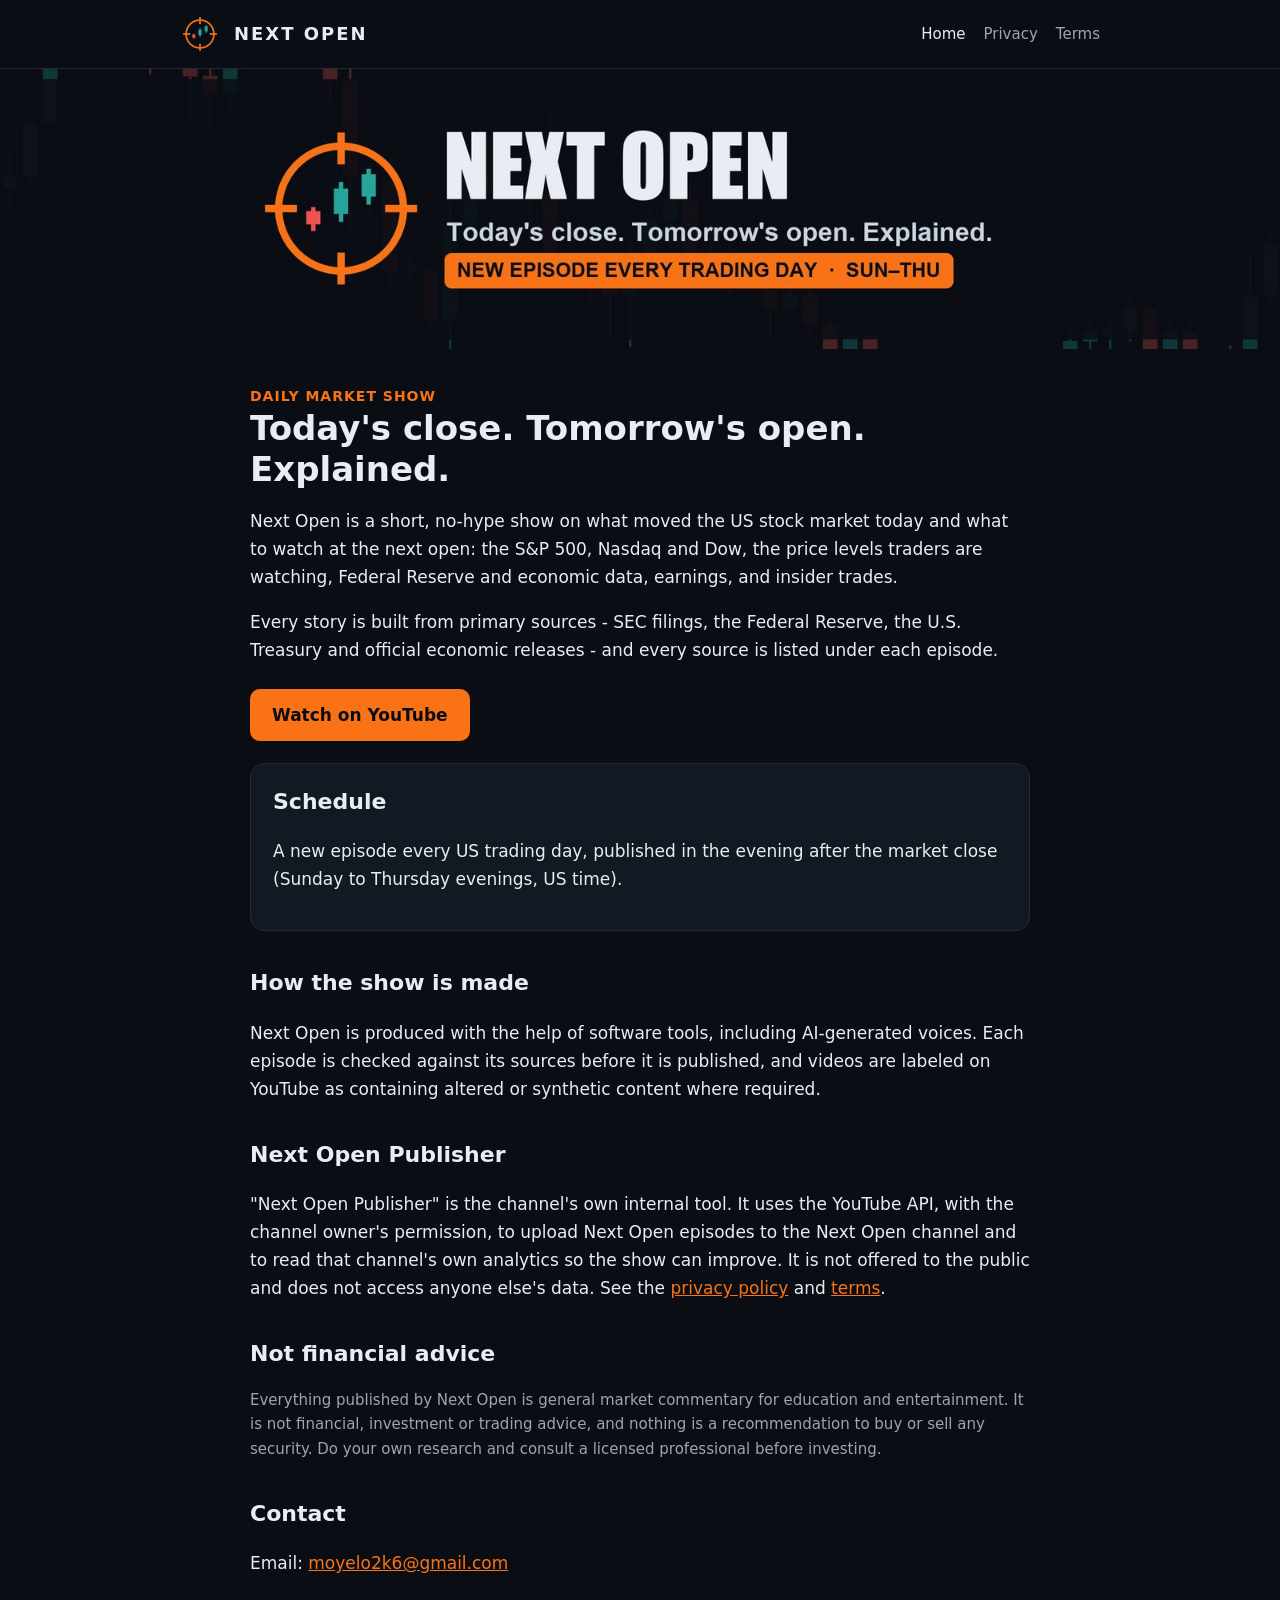
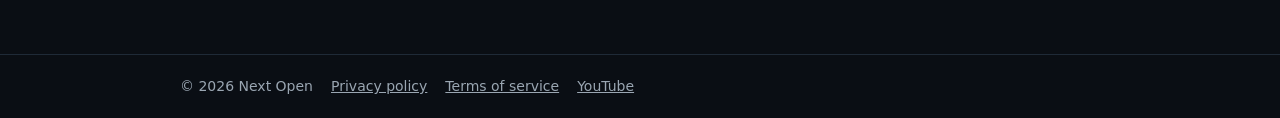
<file: index.html>
<!DOCTYPE html>
<html lang="en">
<head>
<meta charset="utf-8">
<meta name="viewport" content="width=device-width, initial-scale=1">
<title>Next Open - Today's close. Tomorrow's open. Explained.</title>
<meta name="description" content="Next Open is a daily show on what moved the US stock market today and what to watch at tomorrow's open, built from primary sources.">
<link rel="icon" href="favicon.png">
<link rel="stylesheet" href="style.css">
</head>
<body>
<header><div class="bar">
  <img src="logo.png" alt="Next Open logo"><a class="name" href="index.html">NEXT OPEN</a>
  <nav><a class="on" href="index.html">Home</a><a href="privacy.html">Privacy</a><a href="terms.html">Terms</a></nav>
</div></header>
<img class="hero" src="hero.jpg" alt="Next Open - today's close, tomorrow's open, explained">
<main>
  <div class="tag">Daily market show</div>
  <h1>Today's close. Tomorrow's open. Explained.</h1>
  <p>Next Open is a short, no-hype show on what moved the US stock market today and what to watch at the next open:
  the S&amp;P 500, Nasdaq and Dow, the price levels traders are watching, Federal Reserve and economic data, earnings,
  and insider trades.</p>
  <p>Every story is built from primary sources - SEC filings, the Federal Reserve, the U.S. Treasury and official
  economic releases - and every source is listed under each episode.</p>
  <a class="btn" href="https://www.youtube.com/@NextOpenDaily">Watch on YouTube</a>

  <div class="card">
    <h2 style="margin-top:0">Schedule</h2>
    <p>A new episode every US trading day, published in the evening after the market close (Sunday to Thursday
    evenings, US time).</p>
  </div>

  <h2>How the show is made</h2>
  <p>Next Open is produced with the help of software tools, including AI-generated voices. Each episode is checked
  against its sources before it is published, and videos are labeled on YouTube as containing altered or synthetic
  content where required.</p>

  <h2>Next Open Publisher</h2>
  <p>"Next Open Publisher" is the channel's own internal tool. It uses the YouTube API, with the channel owner's
  permission, to upload Next Open episodes to the Next Open channel and to read that channel's own analytics so the
  show can improve. It is not offered to the public and does not access anyone else's data. See the
  <a href="privacy.html">privacy policy</a> and <a href="terms.html">terms</a>.</p>

  <h2>Not financial advice</h2>
  <p class="dim">Everything published by Next Open is general market commentary for education and entertainment.
  It is not financial, investment or trading advice, and nothing is a recommendation to buy or sell any security.
  Do your own research and consult a licensed professional before investing.</p>

  <h2>Contact</h2>
  <p>Email: <a href="mailto:moyelo2k6@gmail.com">moyelo2k6@gmail.com</a></p>
</main>
<footer><div>
  <span>&copy; 2026 Next Open</span><a href="privacy.html">Privacy policy</a><a href="terms.html">Terms of service</a>
  <a href="https://www.youtube.com/@NextOpenDaily">YouTube</a>
</div></footer>
</body>
</html>
</file>
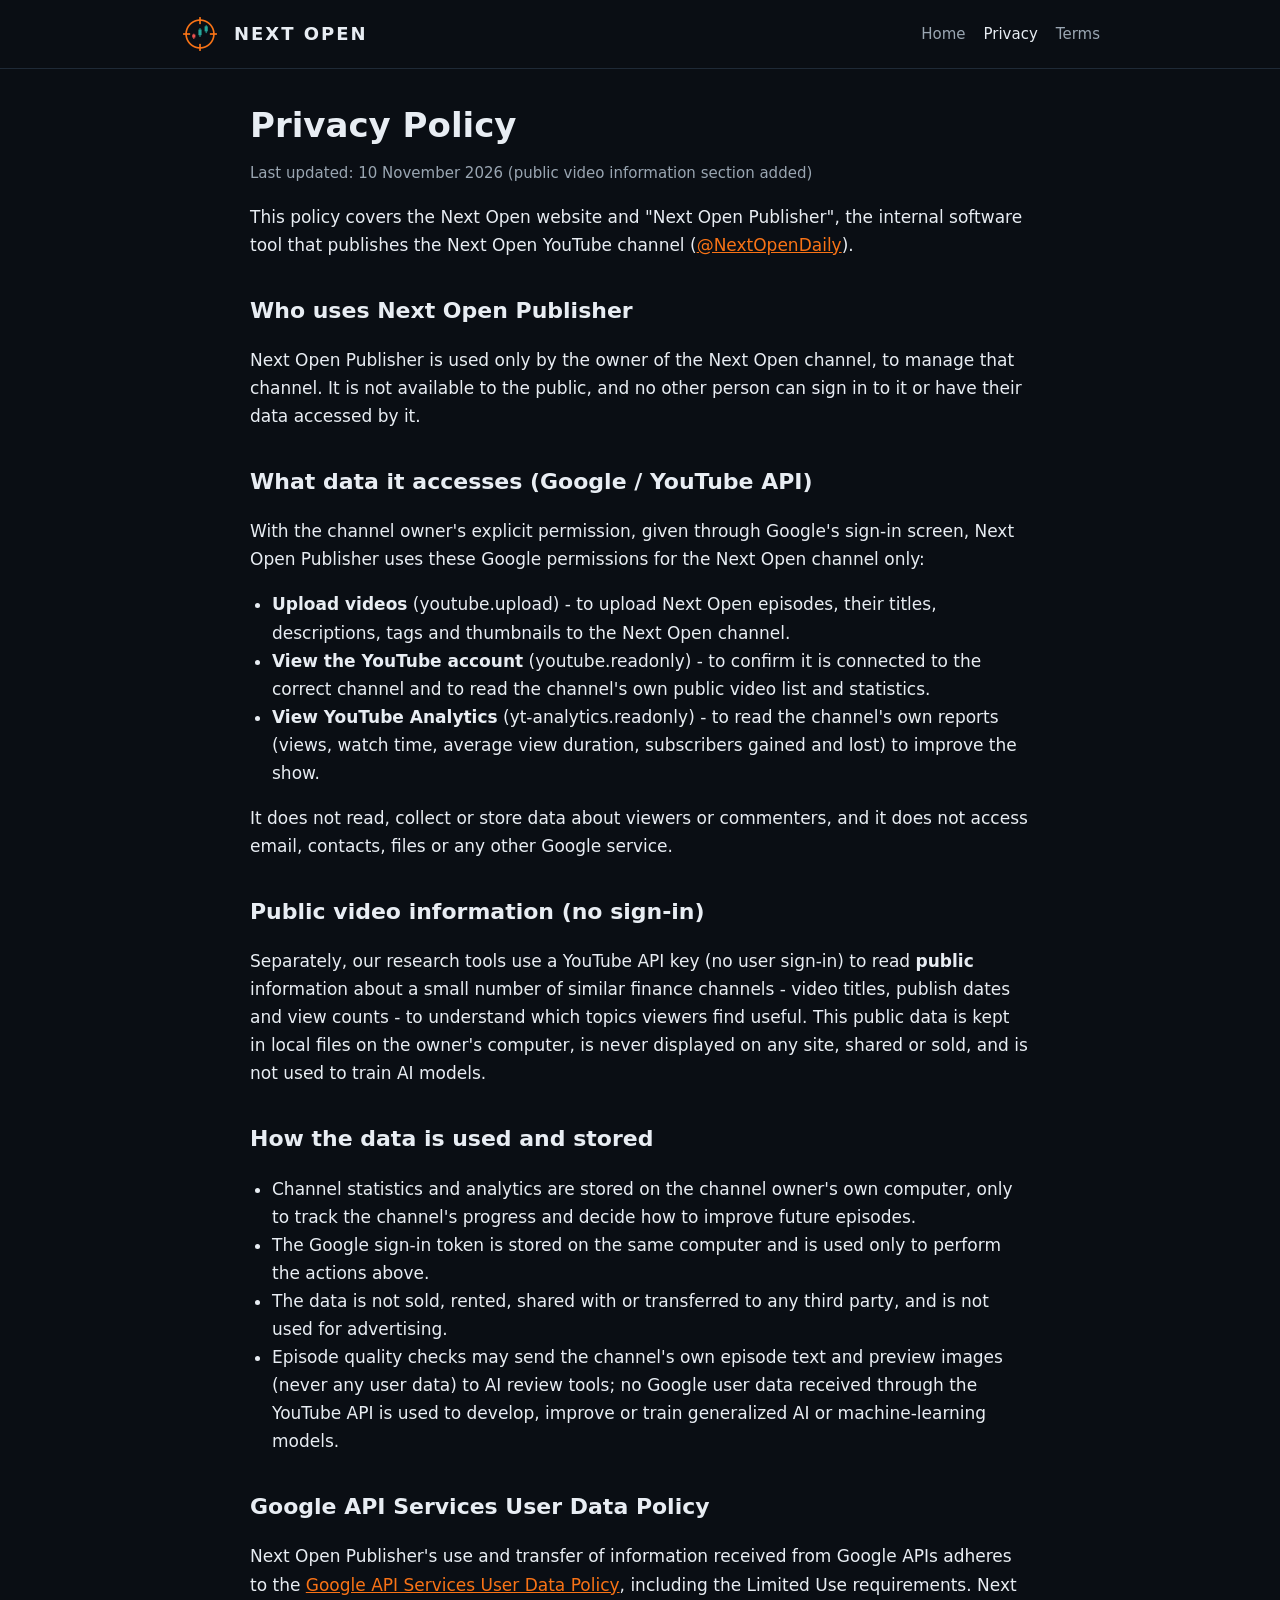
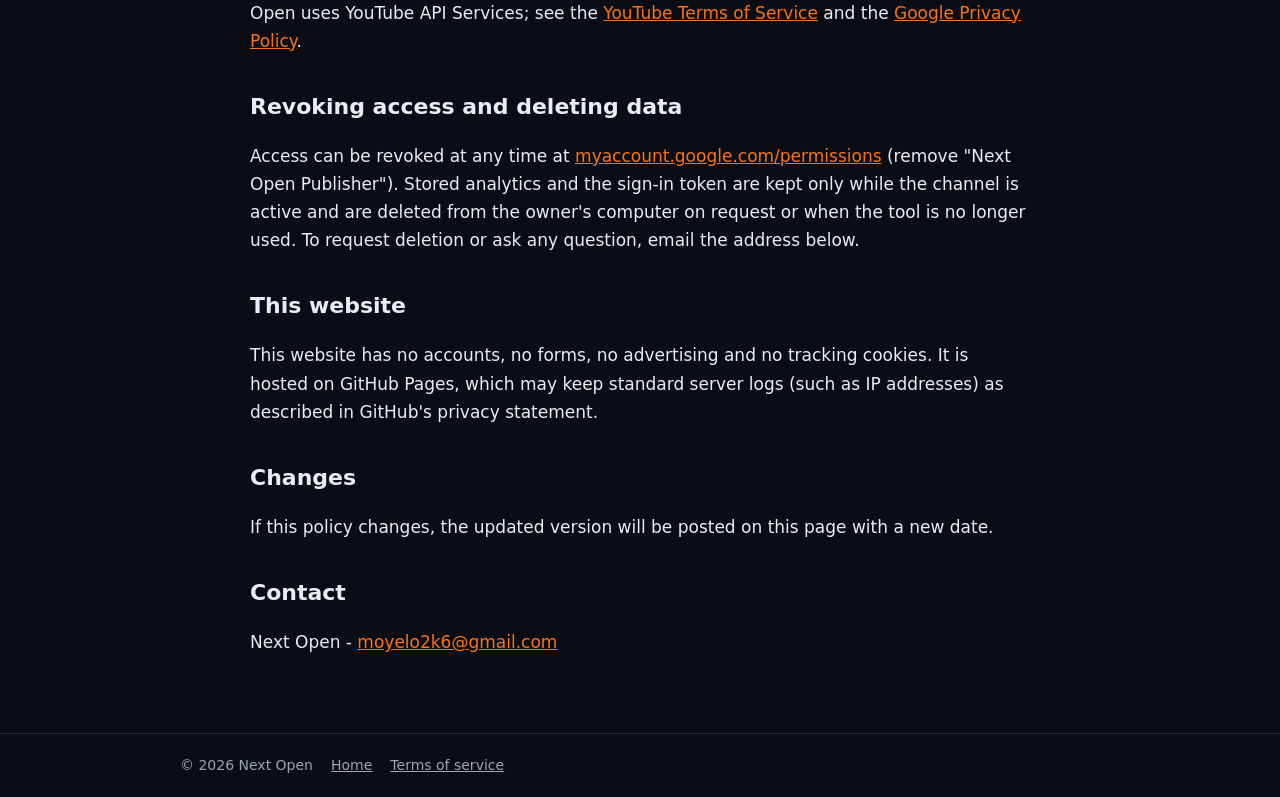
<file: privacy.html>
<!DOCTYPE html>
<html lang="en">
<head>
<meta charset="utf-8">
<meta name="viewport" content="width=device-width, initial-scale=1">
<title>Privacy Policy - Next Open</title>
<link rel="icon" href="favicon.png">
<link rel="stylesheet" href="style.css">
</head>
<body>
<header><div class="bar">
  <img src="logo.png" alt="Next Open logo"><a class="name" href="index.html">NEXT OPEN</a>
  <nav><a href="index.html">Home</a><a class="on" href="privacy.html">Privacy</a><a href="terms.html">Terms</a></nav>
</div></header>
<main>
  <h1>Privacy Policy</h1>
  <p class="dim">Last updated: 10 November 2026 (public video information section added)</p>

  <p>This policy covers the Next Open website and "Next Open Publisher", the internal software tool that publishes
  the Next Open YouTube channel (<a href="https://www.youtube.com/@NextOpenDaily">@NextOpenDaily</a>).</p>

  <h2>Who uses Next Open Publisher</h2>
  <p>Next Open Publisher is used only by the owner of the Next Open channel, to manage that channel. It is not
  available to the public, and no other person can sign in to it or have their data accessed by it.</p>

  <h2>What data it accesses (Google / YouTube API)</h2>
  <p>With the channel owner's explicit permission, given through Google's sign-in screen, Next Open Publisher uses
  these Google permissions for the Next Open channel only:</p>
  <ul>
    <li><b>Upload videos</b> (youtube.upload) - to upload Next Open episodes, their titles, descriptions, tags and
    thumbnails to the Next Open channel.</li>
    <li><b>View the YouTube account</b> (youtube.readonly) - to confirm it is connected to the correct channel and to
    read the channel's own public video list and statistics.</li>
    <li><b>View YouTube Analytics</b> (yt-analytics.readonly) - to read the channel's own reports (views, watch time,
    average view duration, subscribers gained and lost) to improve the show.</li>
  </ul>
  <p>It does not read, collect or store data about viewers or commenters, and it does not access email, contacts,
  files or any other Google service.</p>

  <h2>Public video information (no sign-in)</h2>
  <p>Separately, our research tools use a YouTube API key (no user sign-in) to read <b>public</b> information about a
  small number of similar finance channels - video titles, publish dates and view counts - to understand which topics
  viewers find useful. This public data is kept in local files on the owner's computer, is never displayed on any site,
  shared or sold, and is not used to train AI models.</p>

  <h2>How the data is used and stored</h2>
  <ul>
    <li>Channel statistics and analytics are stored on the channel owner's own computer, only to track the channel's
    progress and decide how to improve future episodes.</li>
    <li>The Google sign-in token is stored on the same computer and is used only to perform the actions above.</li>
    <li>The data is not sold, rented, shared with or transferred to any third party, and is not used for advertising.</li>
    <li>Episode quality checks may send the channel's own episode text and preview images (never any user data) to AI
    review tools; no Google user data received through the YouTube API is used to develop, improve or train
    generalized AI or machine-learning models.</li>
  </ul>

  <h2>Google API Services User Data Policy</h2>
  <p>Next Open Publisher's use and transfer of information received from Google APIs adheres to the
  <a href="https://developers.google.com/terms/api-services-user-data-policy">Google API Services User Data Policy</a>,
  including the Limited Use requirements. Next Open uses YouTube API Services; see the
  <a href="https://www.youtube.com/t/terms">YouTube Terms of Service</a> and the
  <a href="https://policies.google.com/privacy">Google Privacy Policy</a>.</p>

  <h2>Revoking access and deleting data</h2>
  <p>Access can be revoked at any time at
  <a href="https://myaccount.google.com/permissions">myaccount.google.com/permissions</a> (remove "Next Open
  Publisher"). Stored analytics and the sign-in token are kept only while the channel is active and are deleted from
  the owner's computer on request or when the tool is no longer used. To request deletion or ask any question, email
  the address below.</p>

  <h2>This website</h2>
  <p>This website has no accounts, no forms, no advertising and no tracking cookies. It is hosted on GitHub Pages,
  which may keep standard server logs (such as IP addresses) as described in GitHub's privacy statement.</p>

  <h2>Changes</h2>
  <p>If this policy changes, the updated version will be posted on this page with a new date.</p>

  <h2>Contact</h2>
  <p>Next Open - <a href="mailto:moyelo2k6@gmail.com">moyelo2k6@gmail.com</a></p>
</main>
<footer><div>
  <span>&copy; 2026 Next Open</span><a href="index.html">Home</a><a href="terms.html">Terms of service</a>
</div></footer>
</body>
</html>
</file>
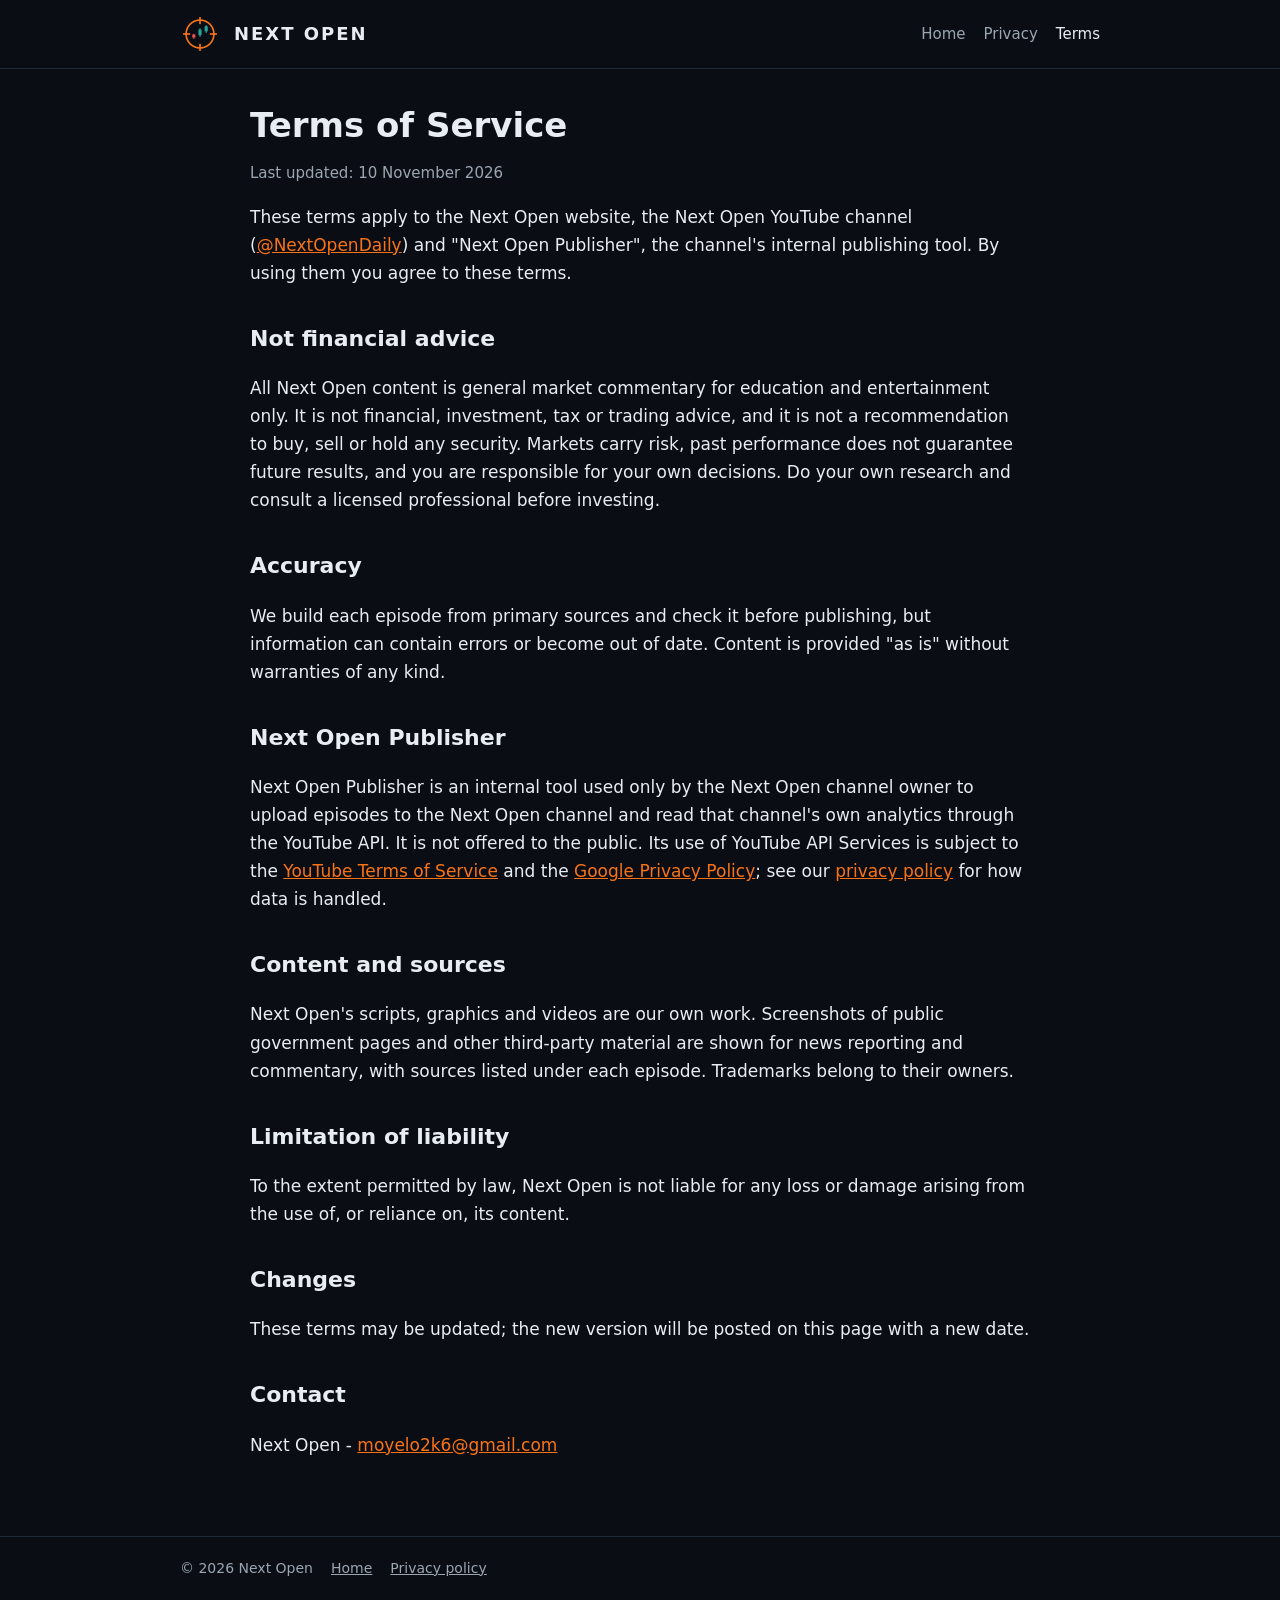
<file: terms.html>
<!DOCTYPE html>
<html lang="en">
<head>
<meta charset="utf-8">
<meta name="viewport" content="width=device-width, initial-scale=1">
<title>Terms of Service - Next Open</title>
<link rel="icon" href="favicon.png">
<link rel="stylesheet" href="style.css">
</head>
<body>
<header><div class="bar">
  <img src="logo.png" alt="Next Open logo"><a class="name" href="index.html">NEXT OPEN</a>
  <nav><a href="index.html">Home</a><a href="privacy.html">Privacy</a><a class="on" href="terms.html">Terms</a></nav>
</div></header>
<main>
  <h1>Terms of Service</h1>
  <p class="dim">Last updated: 10 November 2026</p>

  <p>These terms apply to the Next Open website, the Next Open YouTube channel
  (<a href="https://www.youtube.com/@NextOpenDaily">@NextOpenDaily</a>) and "Next Open Publisher", the channel's
  internal publishing tool. By using them you agree to these terms.</p>

  <h2>Not financial advice</h2>
  <p>All Next Open content is general market commentary for education and entertainment only. It is not financial,
  investment, tax or trading advice, and it is not a recommendation to buy, sell or hold any security. Markets carry
  risk, past performance does not guarantee future results, and you are responsible for your own decisions. Do your
  own research and consult a licensed professional before investing.</p>

  <h2>Accuracy</h2>
  <p>We build each episode from primary sources and check it before publishing, but information can contain errors
  or become out of date. Content is provided "as is" without warranties of any kind.</p>

  <h2>Next Open Publisher</h2>
  <p>Next Open Publisher is an internal tool used only by the Next Open channel owner to upload episodes to the Next
  Open channel and read that channel's own analytics through the YouTube API. It is not offered to the public. Its use
  of YouTube API Services is subject to the <a href="https://www.youtube.com/t/terms">YouTube Terms of Service</a>
  and the <a href="https://policies.google.com/privacy">Google Privacy Policy</a>; see our
  <a href="privacy.html">privacy policy</a> for how data is handled.</p>

  <h2>Content and sources</h2>
  <p>Next Open's scripts, graphics and videos are our own work. Screenshots of public government pages and other
  third-party material are shown for news reporting and commentary, with sources listed under each episode. Trademarks
  belong to their owners.</p>

  <h2>Limitation of liability</h2>
  <p>To the extent permitted by law, Next Open is not liable for any loss or damage arising from the use of, or
  reliance on, its content.</p>

  <h2>Changes</h2>
  <p>These terms may be updated; the new version will be posted on this page with a new date.</p>

  <h2>Contact</h2>
  <p>Next Open - <a href="mailto:moyelo2k6@gmail.com">moyelo2k6@gmail.com</a></p>
</main>
<footer><div>
  <span>&copy; 2026 Next Open</span><a href="index.html">Home</a><a href="privacy.html">Privacy policy</a>
</div></footer>
</body>
</html>
</file>
<file: style.css>
:root { --bg: #0a0e14; --card: #121923; --text: #e8edf3; --dim: #9aa6b2; --accent: #f97316; --line: #1f2a37; }
* { box-sizing: border-box; }
body { margin: 0; background: var(--bg); color: var(--text); font: 17px/1.65 system-ui, -apple-system, "Segoe UI", Roboto, Arial, sans-serif; }
a { color: var(--accent); }
header { border-bottom: 1px solid var(--line); }
.bar { max-width: 960px; margin: 0 auto; padding: 14px 20px; display: flex; align-items: center; gap: 14px; }
.bar img { width: 40px; height: 40px; border-radius: 50%; }
.bar .name { font-weight: 900; letter-spacing: 2px; font-size: 18px; color: var(--text); text-decoration: none; }
.bar nav { margin-left: auto; display: flex; gap: 18px; font-size: 15px; }
.bar nav a { color: var(--dim); text-decoration: none; }
.bar nav a:hover, .bar nav a.on { color: var(--text); }
.hero { width: 100%; display: block; max-height: 300px; object-fit: cover; }
main { max-width: 820px; margin: 0 auto; padding: 36px 20px 60px; }
h1 { font-size: 34px; line-height: 1.2; margin: 0 0 8px; }
h2 { font-size: 22px; margin: 34px 0 8px; }
.tag { color: var(--accent); font-weight: 700; letter-spacing: 1px; text-transform: uppercase; font-size: 14px; }
.card { background: var(--card); border: 1px solid var(--line); border-radius: 14px; padding: 20px 22px; margin: 22px 0; }
.btn { display: inline-block; background: var(--accent); color: #0a0e14; font-weight: 800; padding: 12px 22px;
  border-radius: 10px; text-decoration: none; margin-top: 8px; }
.dim { color: var(--dim); font-size: 15px; }
ul { padding-left: 22px; }
footer { border-top: 1px solid var(--line); color: var(--dim); font-size: 14px; }
footer div { max-width: 960px; margin: 0 auto; padding: 20px; display: flex; flex-wrap: wrap; gap: 18px; }
footer a { color: var(--dim); }
</file>
